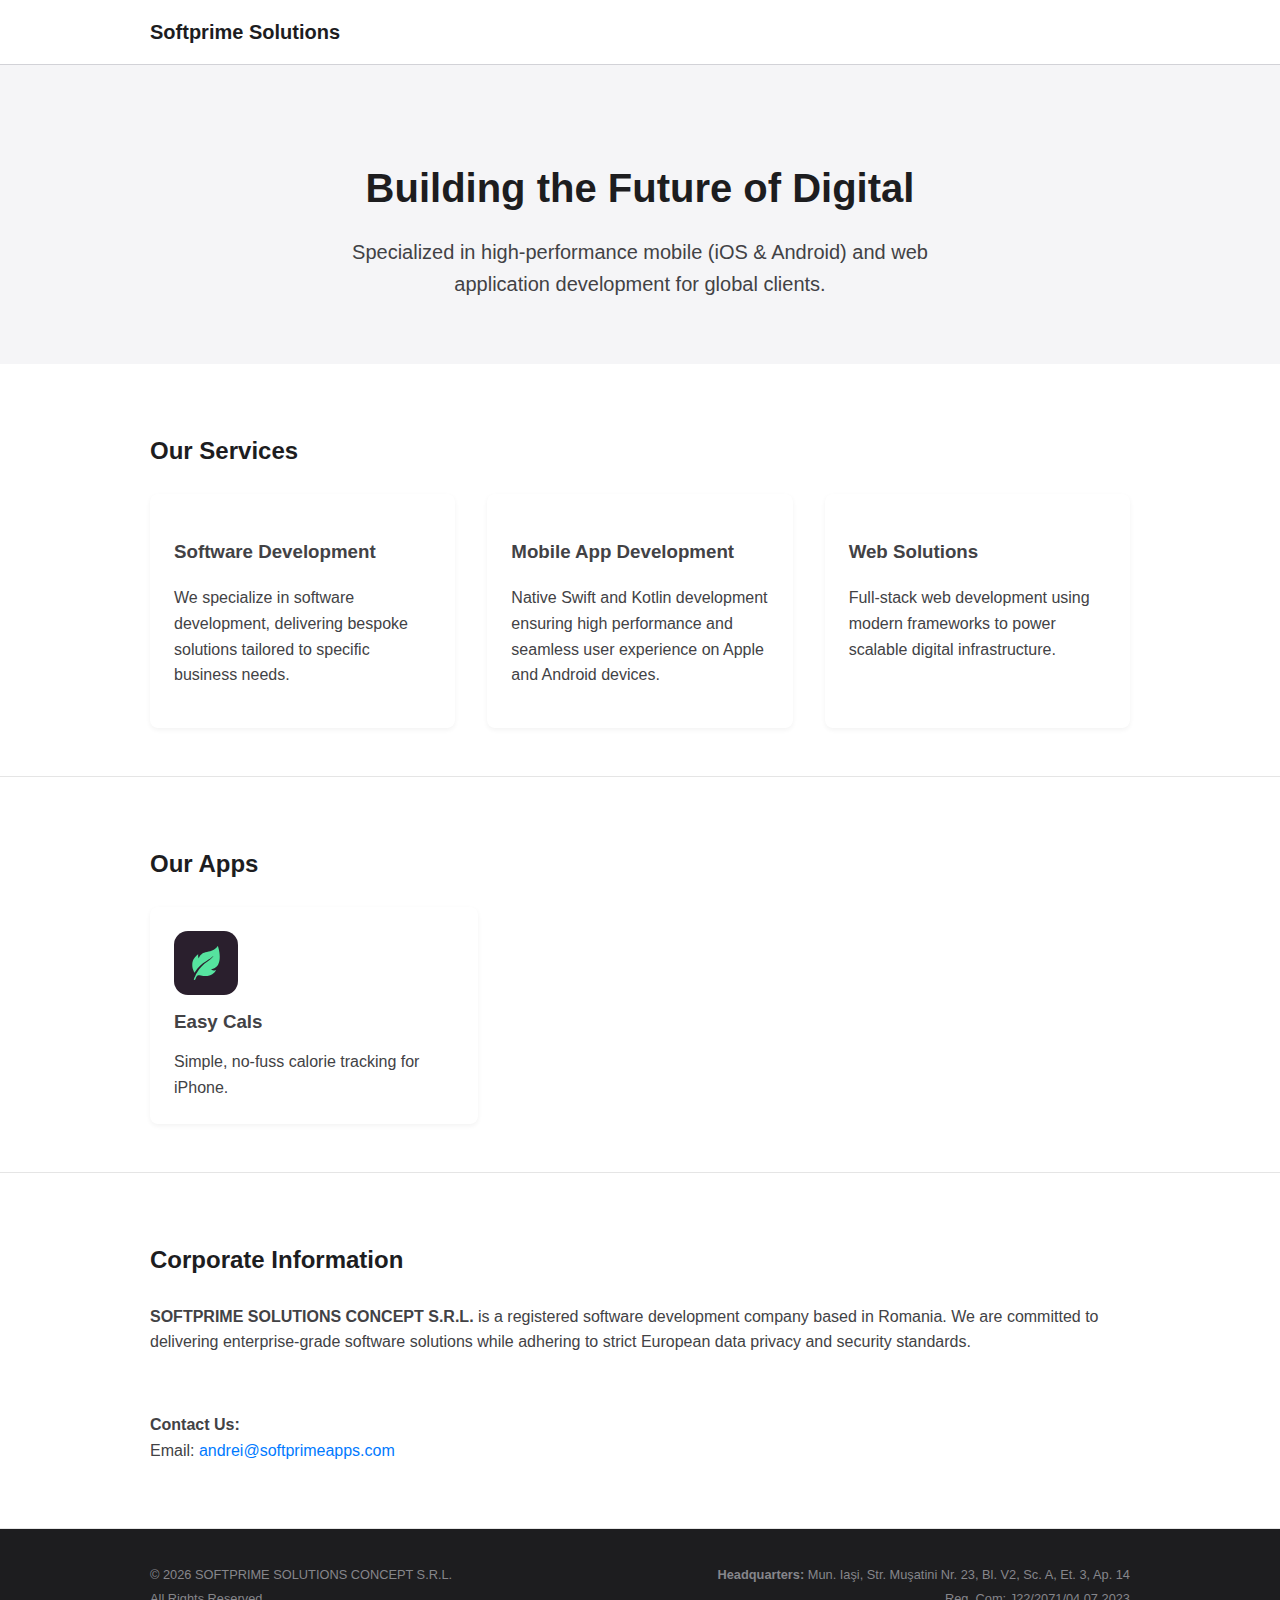
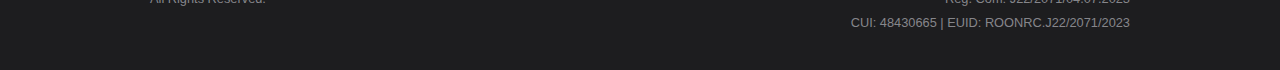
<file: index.html>
<!doctype html>
<html lang="en">
<head>
  <meta charset="utf-8" />
  <meta name="viewport" content="width=device-width, initial-scale=1" />
  <title>Softprime Solutions - Custom Software Development</title>
  <meta
    name="description"
    content="Professional mobile and web application development services by Softprime Solutions Concept S.R.L., based in Romania."
  />
  <link rel="stylesheet" href="styles.css" />
</head>
  <body>
    <header>
      <div class="container">
        <nav>
          <a href="#" class="logo">Softprime Solutions</a>
        </nav>
      </div>
    </header>

    <section class="hero">
      <div class="container">
        <h1>Building the Future of Digital</h1>
        <p>
          Specialized in high-performance mobile (iOS & Android) and web
          application development for global clients.
        </p>
      </div>
    </section>

    <section class="section">
      <div class="container">
        <h2>Our Services</h2>
        <div class="grid">
          <div class="card">
            <h3>Software Development</h3>
            <p>
              We specialize in software development, delivering
              bespoke solutions tailored to specific business needs.
            </p>
          </div>
          <div class="card">
            <h3>Mobile App Development</h3>
            <p>
              Native Swift and Kotlin development ensuring high performance and
              seamless user experience on Apple and Android devices.
            </p>
          </div>
          <div class="card">
            <h3>Web Solutions</h3>
            <p>
              Full-stack web development using modern frameworks to power scalable
              digital infrastructure.
            </p>
          </div>
        </div>
      </div>
    </section>

    <section class="section">
      <div class="container">
        <h2>Our Apps</h2>
        <div class="grid">
          <a href="/easy-cals/" class="app-card card">
            <img src="/assets/easy-cals/icon.svg" alt="Easy Cals icon" class="app-icon" />
            <h3>Easy Cals</h3>
            <p>Simple, no-fuss calorie tracking for iPhone.</p>
          </a>
        </div>
      </div>
    </section>

    <section class="section">
      <div class="container">
        <h2>Corporate Information</h2>
        <p>
          <strong>SOFTPRIME SOLUTIONS CONCEPT S.R.L.</strong> is a registered
          software development company based in Romania. We are committed to
          delivering enterprise-grade software solutions while adhering to strict
          European data privacy and security standards.
        </p>
        <br />
        <p>
          <strong>Contact Us:</strong><br />
          Email: <a href="mailto:andrei@softprimeapps.com">andrei@softprimeapps.com</a>
        </p>
      </div>
    </section>

    <footer></footer>
    <script src="/footer.js"></script>
  </body>
</html>
</file>
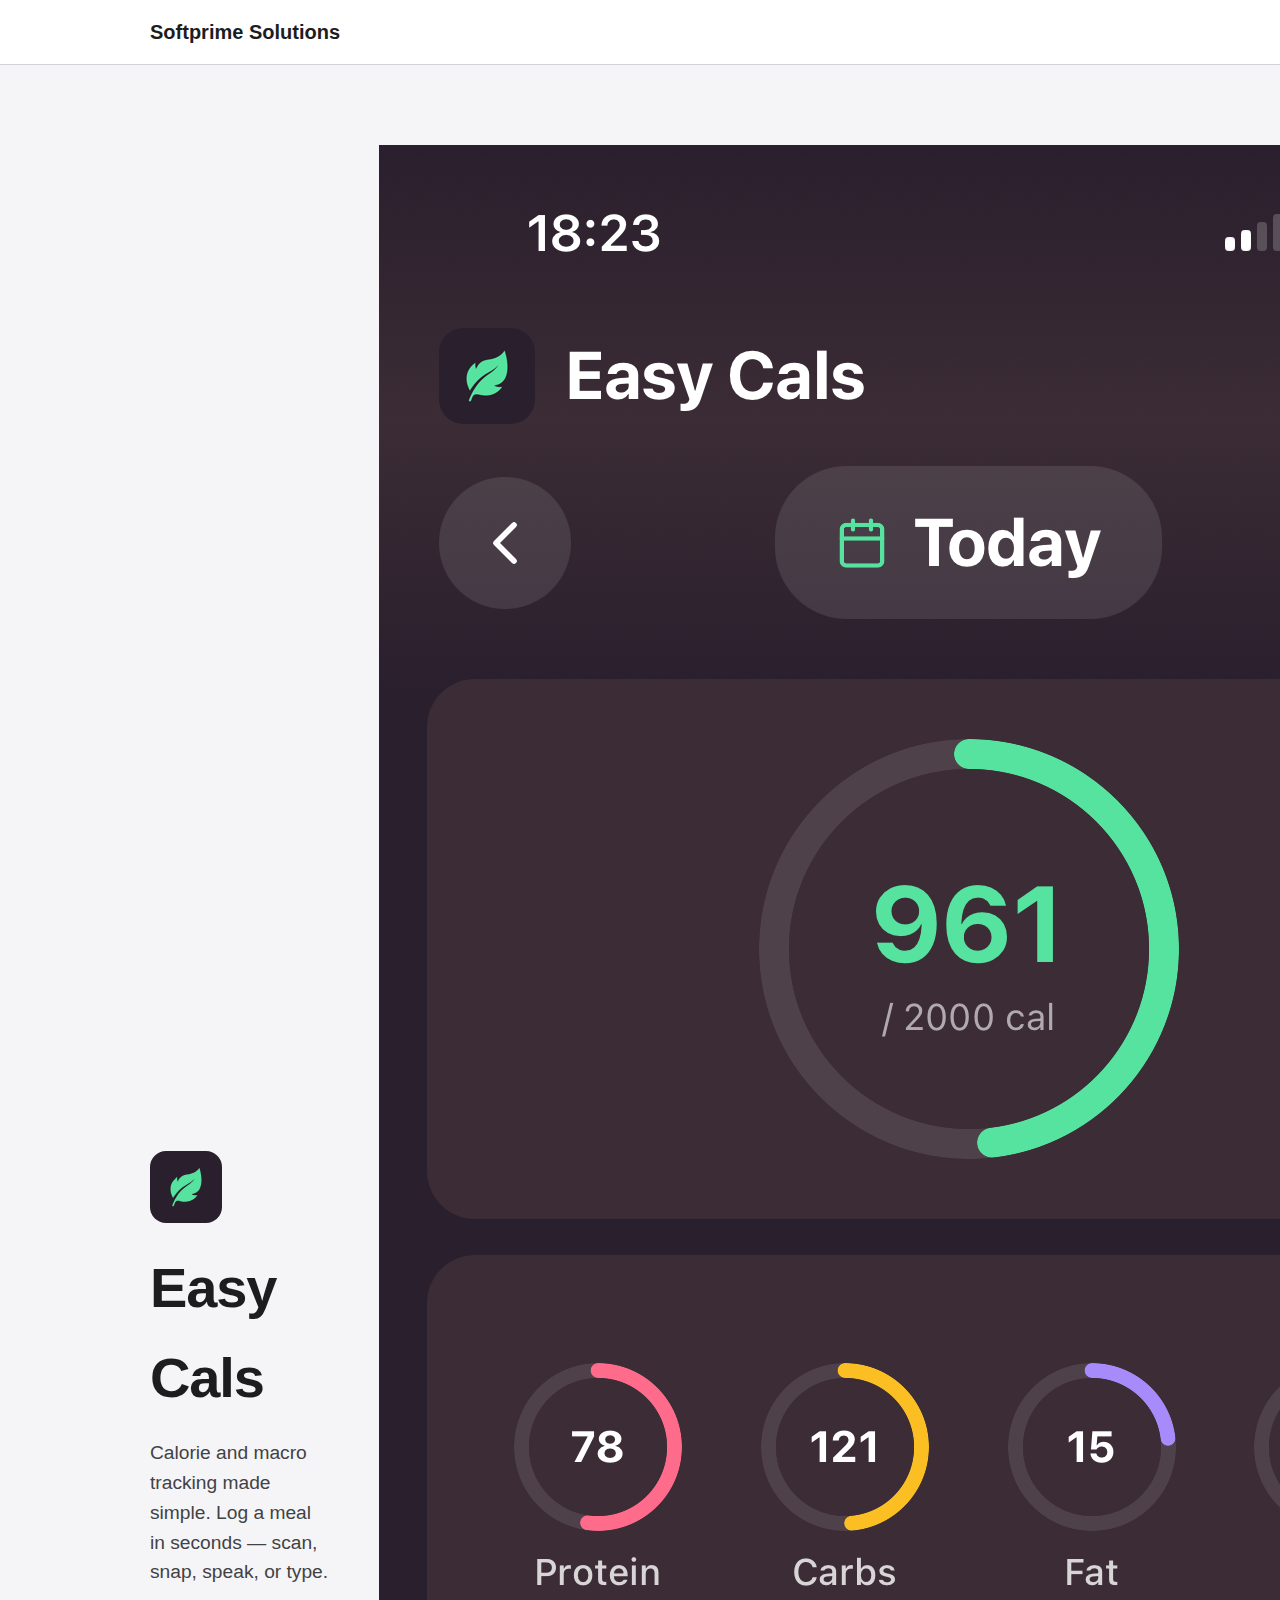
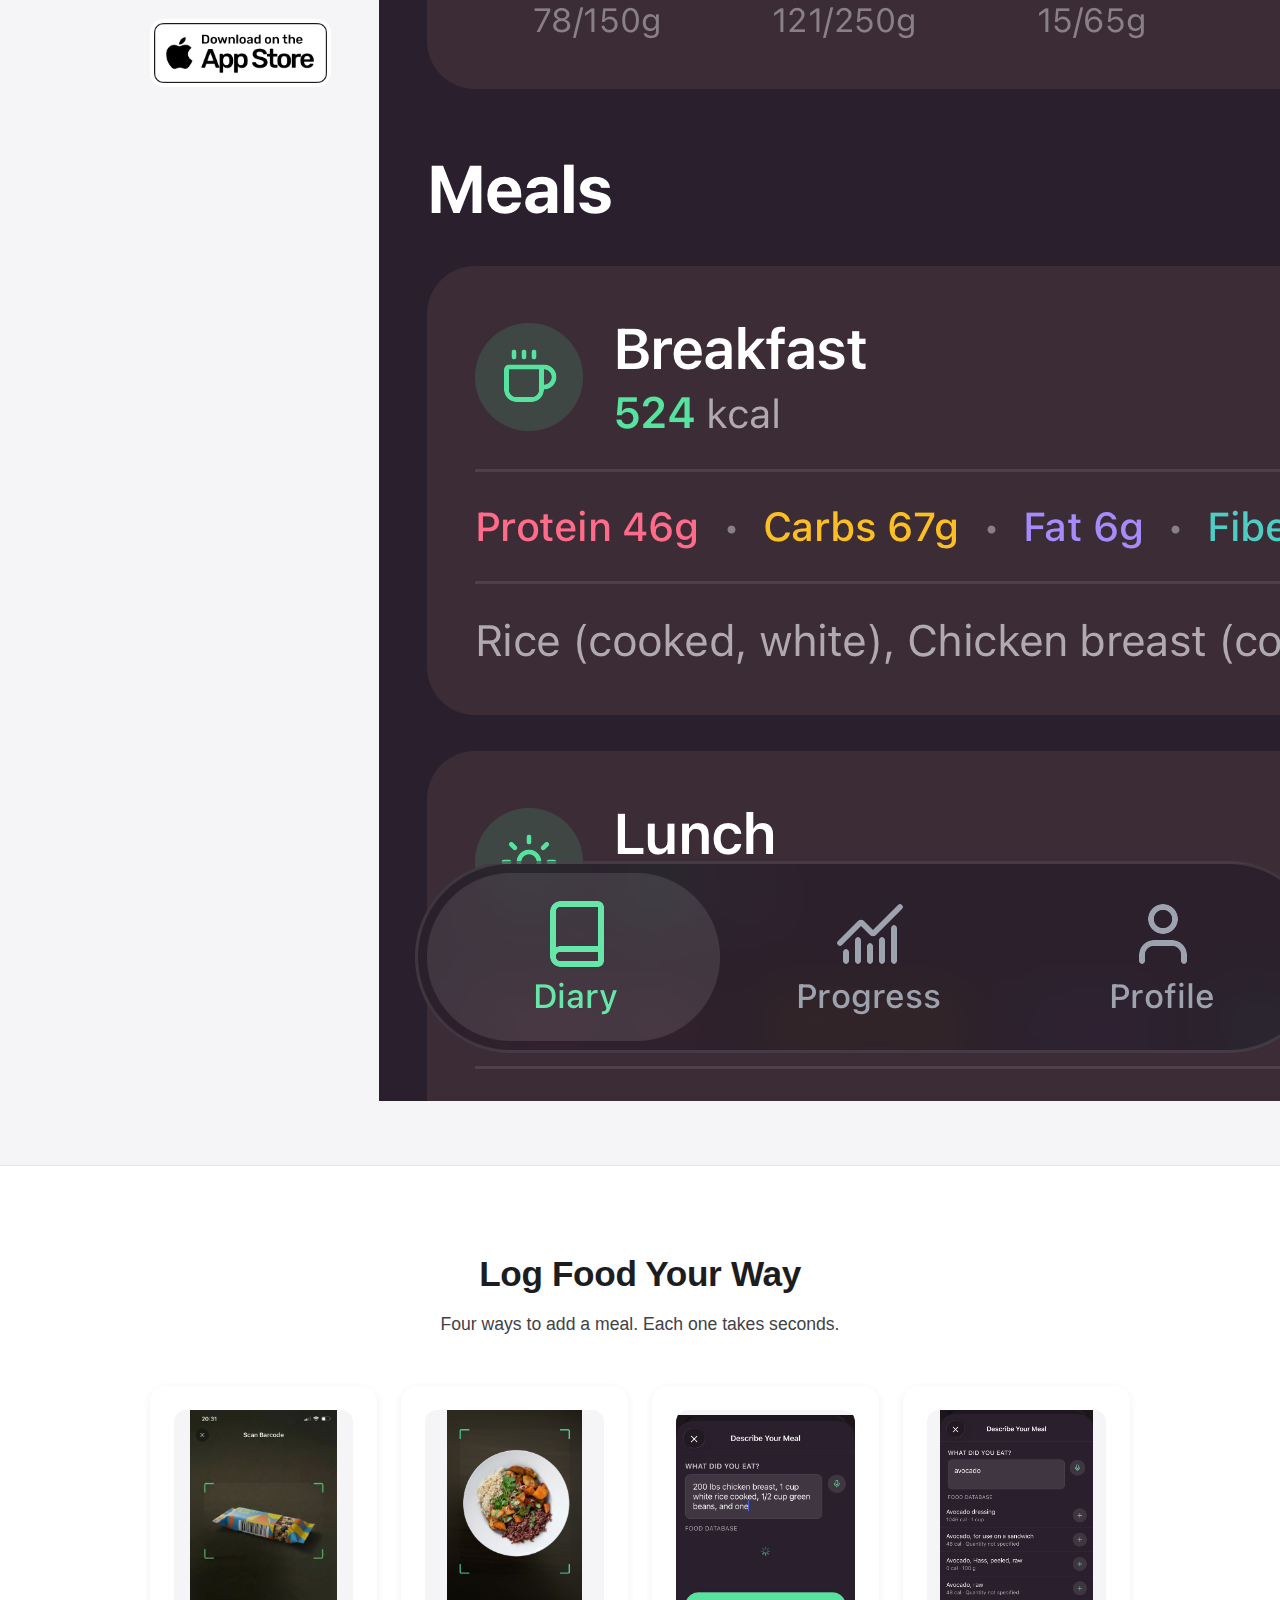
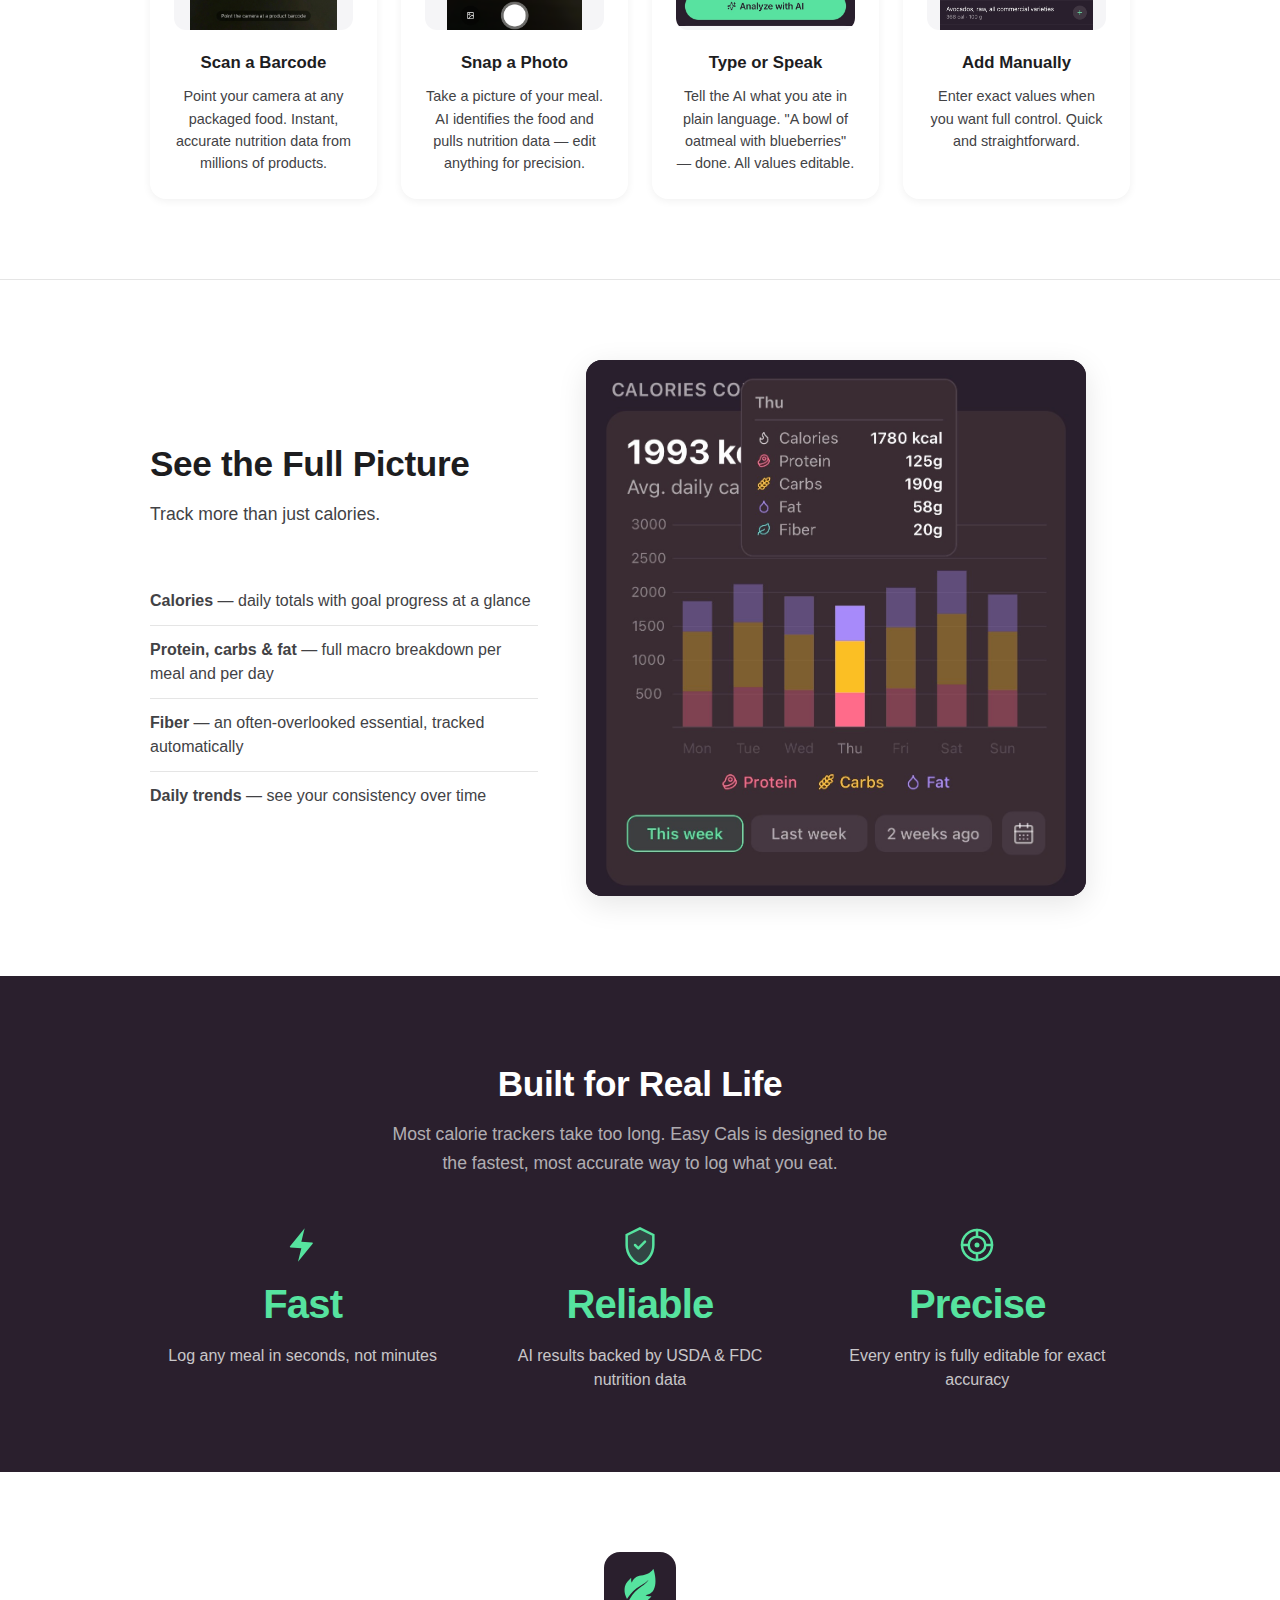
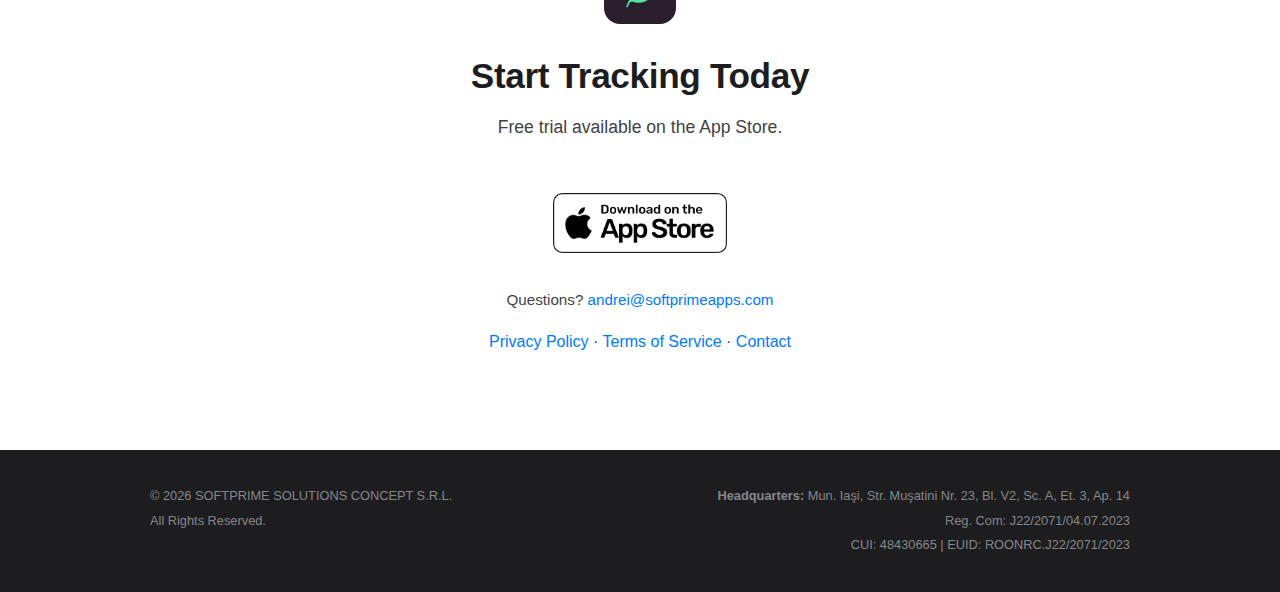
<file: easy-cals/index.html>
<!doctype html>
<html lang="en">
  <head>
    <meta charset="utf-8" />
    <meta name="viewport" content="width=device-width, initial-scale=1" />
    <title>Easy Cals - Simple Calorie Tracking</title>
    <meta
      name="description"
      content="Easy Cals is a simple, no-fuss calorie and macro tracking app for iPhone. Log meals in seconds with AI, barcode scanning, or a photo."
    />
    <link rel="stylesheet" href="../styles.css" />
  </head>
  <body>
    <header>
      <div class="container">
        <nav>
          <a href="../" class="logo">Softprime Solutions</a>
        </nav>
      </div>
    </header>

    <section class="ec-hero">
      <div class="container">
        <div class="ec-hero-grid">
          <div class="ec-hero-content">
            <img src="../assets/easy-cals/icon.svg" alt="Easy Cals app icon" class="ec-hero-icon" />
            <h1>Easy Cals</h1>
            <p class="ec-hero-tagline">Calorie and macro tracking made simple. Log a meal in seconds — scan, snap, speak, or type.</p>
            <a href="#download" class="ec-cta-button">
              <img src="../assets/ios-download-button.png" alt="Download on the App Store" />
            </a>
          </div>
          <div class="ec-hero-phone">
            <img src="../assets/easy-cals/diary-screen.png" alt="Easy Cals app showing daily calorie and macro tracking dashboard" class="ec-hero-screenshot" />
          </div>
        </div>
      </div>
    </section>

    <section class="ec-section">
      <div class="container">
        <h2 class="ec-section-title">Log Food Your Way</h2>
        <p class="ec-section-subtitle">Four ways to add a meal. Each one takes seconds.</p>
        <div class="ec-features-grid">
          <div class="ec-feature-card">
            <div class="ec-feature-icon-wrap">
              <img src="../assets/easy-cals/scan-barcode-screen.jpg" alt="Phone scanning a food product barcode" class="ec-feature-img" />
            </div>
            <h3>Scan a Barcode</h3>
            <p>Point your camera at any packaged food. Instant, accurate nutrition data from millions of products.</p>
          </div>
          <div class="ec-feature-card">
            <div class="ec-feature-icon-wrap">
              <img src="../assets/easy-cals/scan-image-screen-web.png" alt="Phone photographing a plate of food with AI recognition" class="ec-feature-img" />
            </div>
            <h3>Snap a Photo</h3>
            <p>Take a picture of your meal. AI identifies the food and pulls nutrition data — edit anything for precision.</p>
          </div>
          <div class="ec-feature-card">
            <div class="ec-feature-icon-wrap">
              <img src="../assets/easy-cals/describe-meal-screen-web.jpeg" alt="Voice and text input for logging food with AI" class="ec-feature-img" />
            </div>
            <h3>Type or Speak</h3>
            <p>Tell the AI what you ate in plain language. "A bowl of oatmeal with blueberries" — done. All values editable.</p>
          </div>
          <div class="ec-feature-card">
            <div class="ec-feature-icon-wrap">
              <img src="../assets/easy-cals/manual-search-web.jpeg" alt="Manual food entry form" class="ec-feature-img" />
            </div>
            <h3>Add Manually</h3>
            <p>Enter exact values when you want full control. Quick and straightforward.</p>
          </div>
        </div>
      </div>
    </section>

    <section class="ec-section">
      <div class="container">
        <div class="ec-tracking-grid">
          <div class="ec-tracking-content">
            <h2 class="ec-section-title">See the Full Picture</h2>
            <p class="ec-section-subtitle">Track more than just calories.</p>
            <ul class="ec-tracking-list">
              <li><strong>Calories</strong> &mdash; daily totals with goal progress at a glance</li>
              <li><strong>Protein, carbs &amp; fat</strong> &mdash; full macro breakdown per meal and per day</li>
              <li><strong>Fiber</strong> &mdash; an often-overlooked essential, tracked automatically</li>
              <li><strong>Daily trends</strong> &mdash; see your consistency over time</li>
            </ul>
          </div>
          <div class="ec-tracking-visual">
            <img src="../assets/easy-cals/progress-screen-web.jpeg" alt="Easy Cals tracking dashboard showing calorie ring, macro bars, and fiber intake" class="ec-tracking-img" />
          </div>
        </div>
      </div>
    </section>

    <section class="ec-section ec-why">
      <div class="container">
        <h2 class="ec-section-title">Built for Real Life</h2>
        <p class="ec-section-subtitle">Most calorie trackers take too long. Easy Cals is designed to be the fastest, most accurate way to log what you eat.</p>
        <div class="ec-why-grid">
          <div class="ec-why-item">
            <div class="ec-why-icon">
              <svg width="40" height="40" viewBox="0 0 24 24" fill="none" xmlns="http://www.w3.org/2000/svg" aria-hidden="true">
                <path d="M13 2L4.09 12.96a.5.5 0 0 0 .41.54L11 14l-2 8 8.91-10.96a.5.5 0 0 0-.41-.54L11 10l2-8z" fill="#56e39f"/>
              </svg>
            </div>
            <span class="ec-why-stat">Fast</span>
            <p>Log any meal in seconds, not minutes</p>
          </div>
          <div class="ec-why-item">
            <div class="ec-why-icon">
              <svg width="40" height="40" viewBox="0 0 24 24" fill="none" xmlns="http://www.w3.org/2000/svg" aria-hidden="true">
                <path d="M12 2L4 6v6c0 5.25 3.5 10.15 8 11.5 4.5-1.35 8-6.25 8-11.5V6l-8-4z" fill="#56e39f" opacity="0.2"/>
                <path d="M12 2L4 6v6c0 5.25 3.5 10.15 8 11.5 4.5-1.35 8-6.25 8-11.5V6l-8-4z" stroke="#56e39f" stroke-width="1.5"/>
                <path d="M9 12l2 2 4-4" stroke="#56e39f" stroke-width="1.5" stroke-linecap="round" stroke-linejoin="round"/>
              </svg>
            </div>
            <span class="ec-why-stat">Reliable</span>
            <p>AI results backed by USDA &amp; FDC nutrition data</p>
          </div>
          <div class="ec-why-item">
            <div class="ec-why-icon">
              <svg width="40" height="40" viewBox="0 0 24 24" fill="none" xmlns="http://www.w3.org/2000/svg" aria-hidden="true">
                <circle cx="12" cy="12" r="9" stroke="#56e39f" stroke-width="1.5"/>
                <circle cx="12" cy="12" r="5" stroke="#56e39f" stroke-width="1.5"/>
                <circle cx="12" cy="12" r="1.5" fill="#56e39f"/>
                <line x1="12" y1="3" x2="12" y2="7" stroke="#56e39f" stroke-width="1.5" stroke-linecap="round"/>
                <line x1="12" y1="17" x2="12" y2="21" stroke="#56e39f" stroke-width="1.5" stroke-linecap="round"/>
                <line x1="3" y1="12" x2="7" y2="12" stroke="#56e39f" stroke-width="1.5" stroke-linecap="round"/>
                <line x1="17" y1="12" x2="21" y2="12" stroke="#56e39f" stroke-width="1.5" stroke-linecap="round"/>
              </svg>
            </div>
            <span class="ec-why-stat">Precise</span>
            <p>Every entry is fully editable for exact accuracy</p>
          </div>
        </div>
      </div>
    </section>

    <section class="ec-section ec-download" id="download">
      <div class="container">
        <img src="../assets/easy-cals/icon.svg" alt="Easy Cals app icon" class="ec-download-icon" />
        <h2 class="ec-section-title">Start Tracking Today</h2>
        <p class="ec-section-subtitle">Free trial available on the App Store.</p>
        <a href="#" class="ec-cta-button">
          <img src="../assets/ios-download-button.png" alt="Download on the App Store" />
        </a>
        <p class="ec-contact">
          Questions? <a href="mailto:andrei@softprimeapps.com">andrei@softprimeapps.com</a>
        </p>
        <p class="ec-legal-links">
          <a href="/easy-cals/privacy-policy/">Privacy Policy</a>
          &middot;
          <a href="/easy-cals/terms-of-service/">Terms of Service</a>
          &middot;
          <a href="/easy-cals/contact/">Contact</a>
        </p>
      </div>
    </section>

    <footer></footer>
    <script src="/footer.js"></script>
  </body>
</html>
</file>
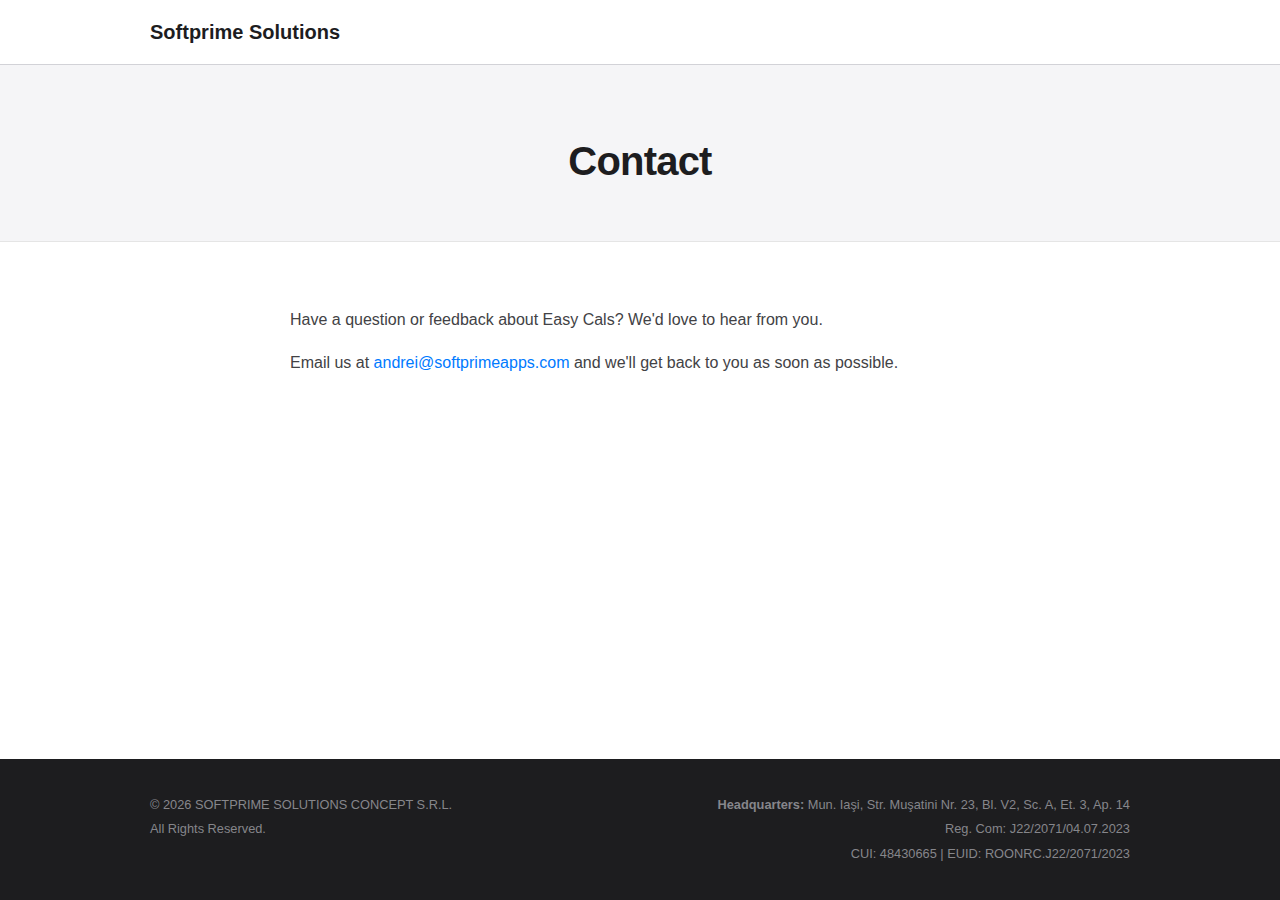
<file: easy-cals/contact/index.html>
<!doctype html>
<html lang="en">
  <head>
    <meta charset="utf-8" />
    <meta name="viewport" content="width=device-width, initial-scale=1" />
    <title>Easy Cals – Contact</title>
    <meta
      name="description"
      content="Get in touch with the Easy Cals team. Questions or feedback about the calorie tracking app? We'd love to hear from you."
    />
    <link rel="stylesheet" href="../../styles.css" />
    <style>
      body {
        display: flex;
        flex-direction: column;
        min-height: 100vh;
      }

      .tos-hero {
        background: var(--light);
        padding: 4rem 0 3rem;
        text-align: center;
        border-bottom: 1px solid #e5e5e5;
      }
      .tos-hero h1 {
        font-size: 2.5rem;
        font-weight: 700;
        color: var(--dark);
        letter-spacing: -0.02em;
        margin: 0;
      }

      .tos-body {
        padding: 4rem 0 5rem;
        background: #fff;
        flex: 1;
      }
      .tos-prose {
        max-width: 700px;
        margin: 0 auto;
        color: #424245;
        font-size: 1rem;
        line-height: 1.7;
      }
      .tos-prose p {
        margin: 0 0 1rem;
      }
      .tos-prose a {
        color: #007aff;
        text-decoration: none;
      }
      .tos-prose a:hover {
        text-decoration: underline;
      }
    </style>
  </head>
  <body>
    <header>
      <div class="container">
        <nav>
          <a href="../../" class="logo">Softprime Solutions</a>
        </nav>
      </div>
    </header>

    <section class="tos-hero">
      <div class="container">
        <h1>Contact</h1>
      </div>
    </section>

    <section class="tos-body">
      <div class="container">
        <div class="tos-prose">
          <p>Have a question or feedback about Easy Cals? We'd love to hear from you.</p>
          <p>Email us at <a href="mailto:andrei@softprimeapps.com">andrei@softprimeapps.com</a> and we'll get back to you as soon as possible.</p>
        </div>
      </div>
    </section>

    <footer></footer>
    <script src="/footer.js"></script>
  </body>
</html>
</file>
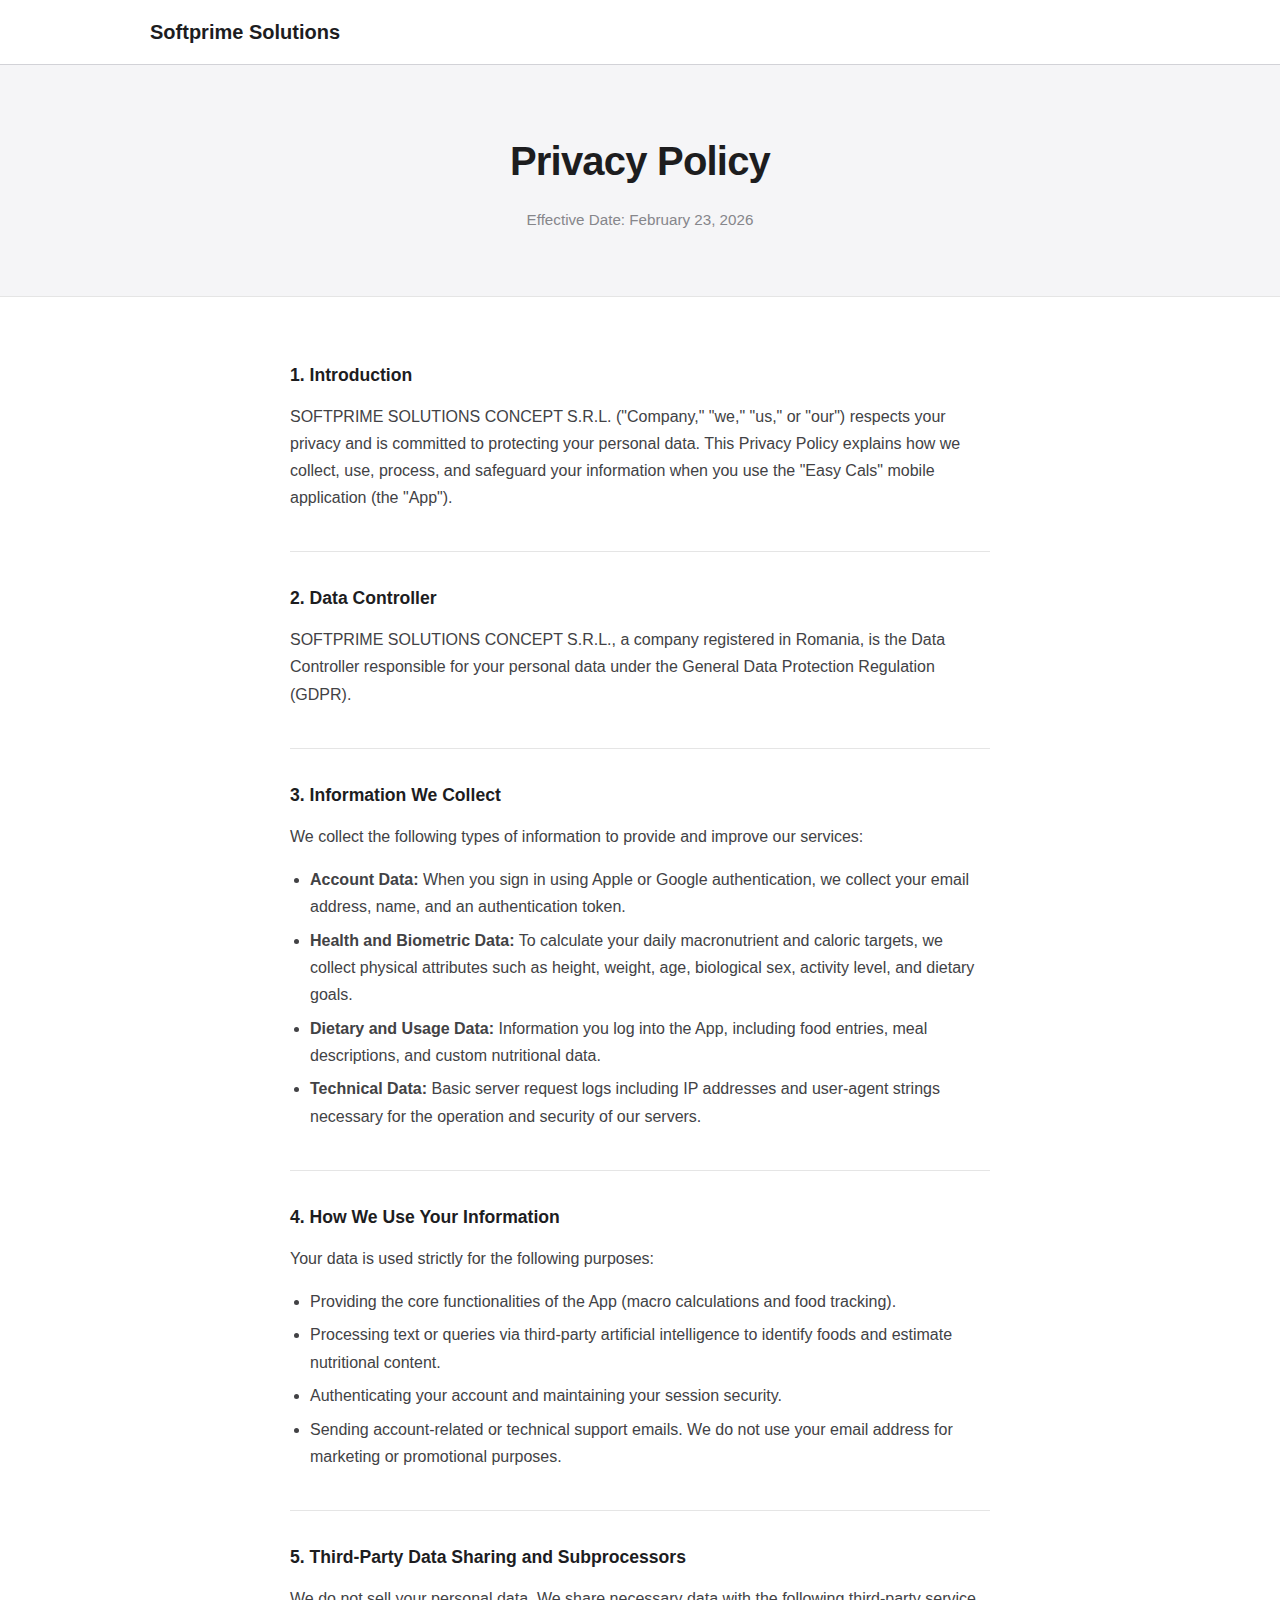
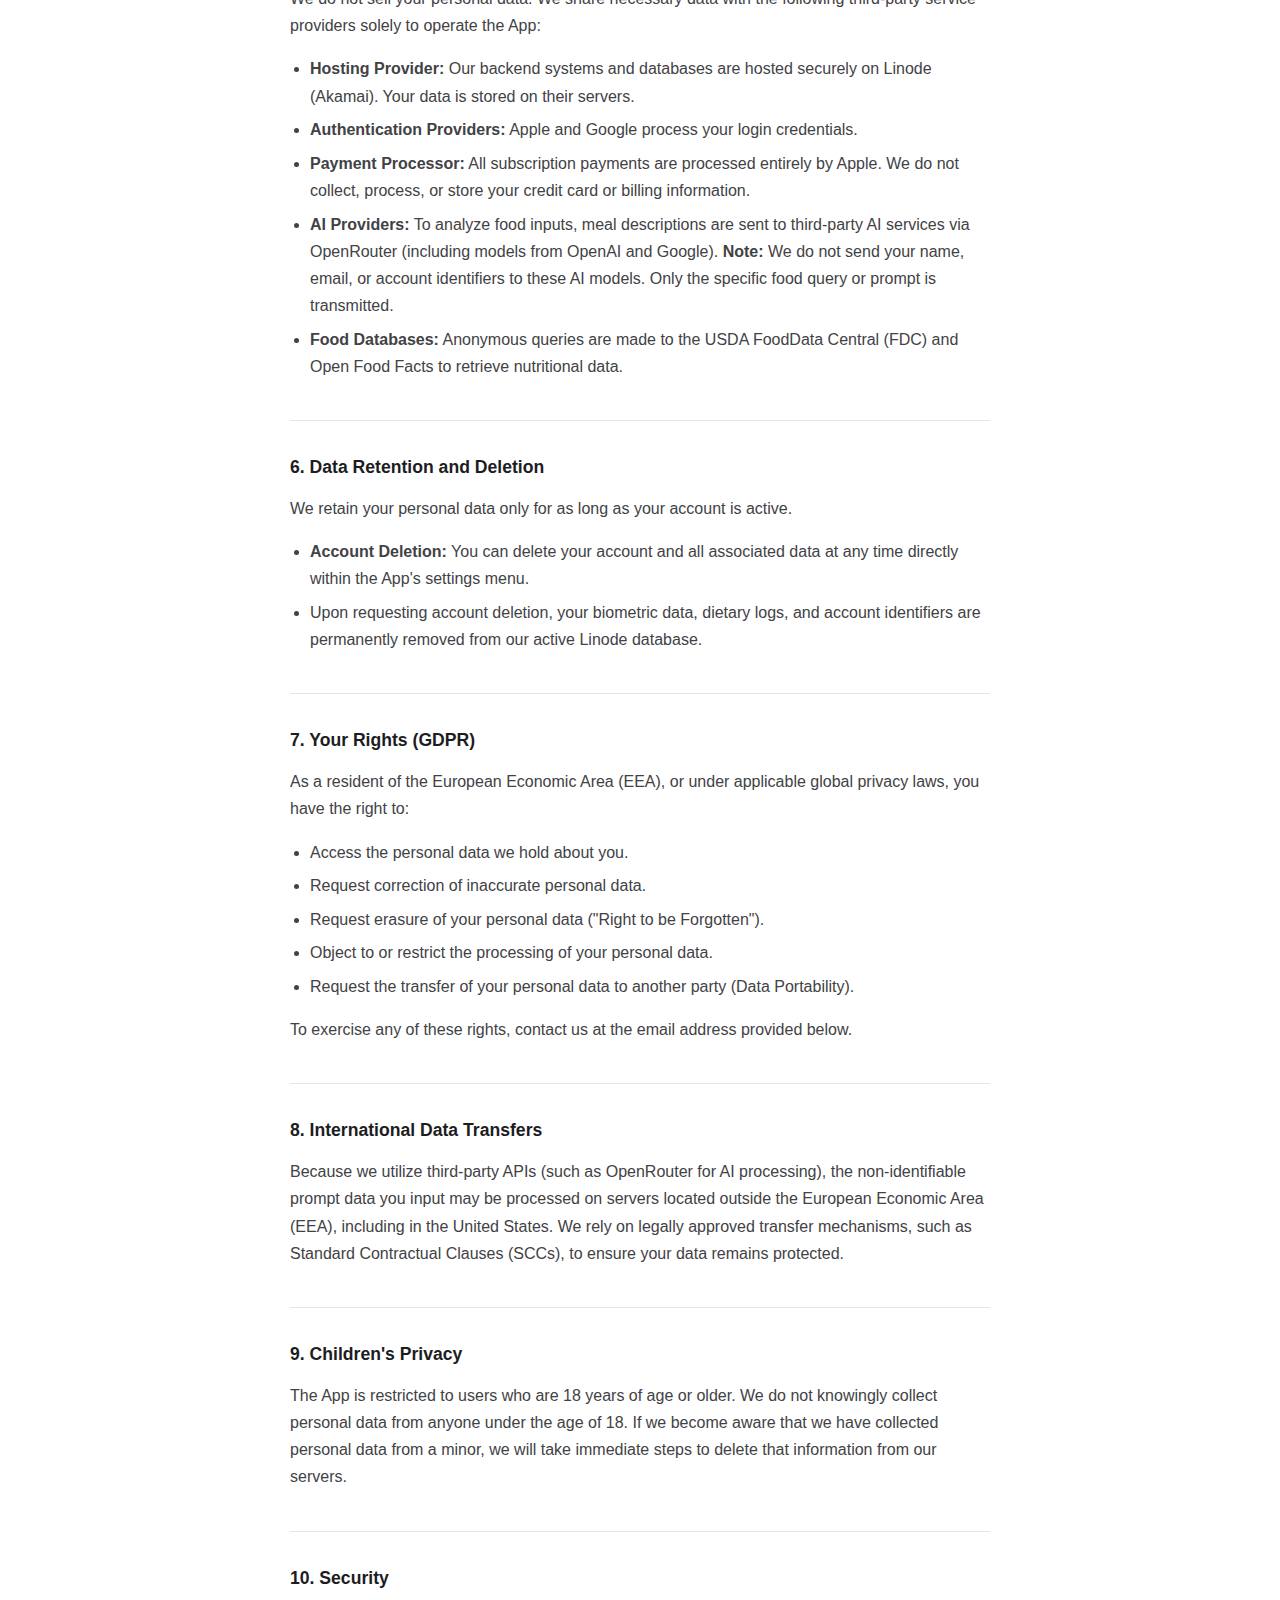
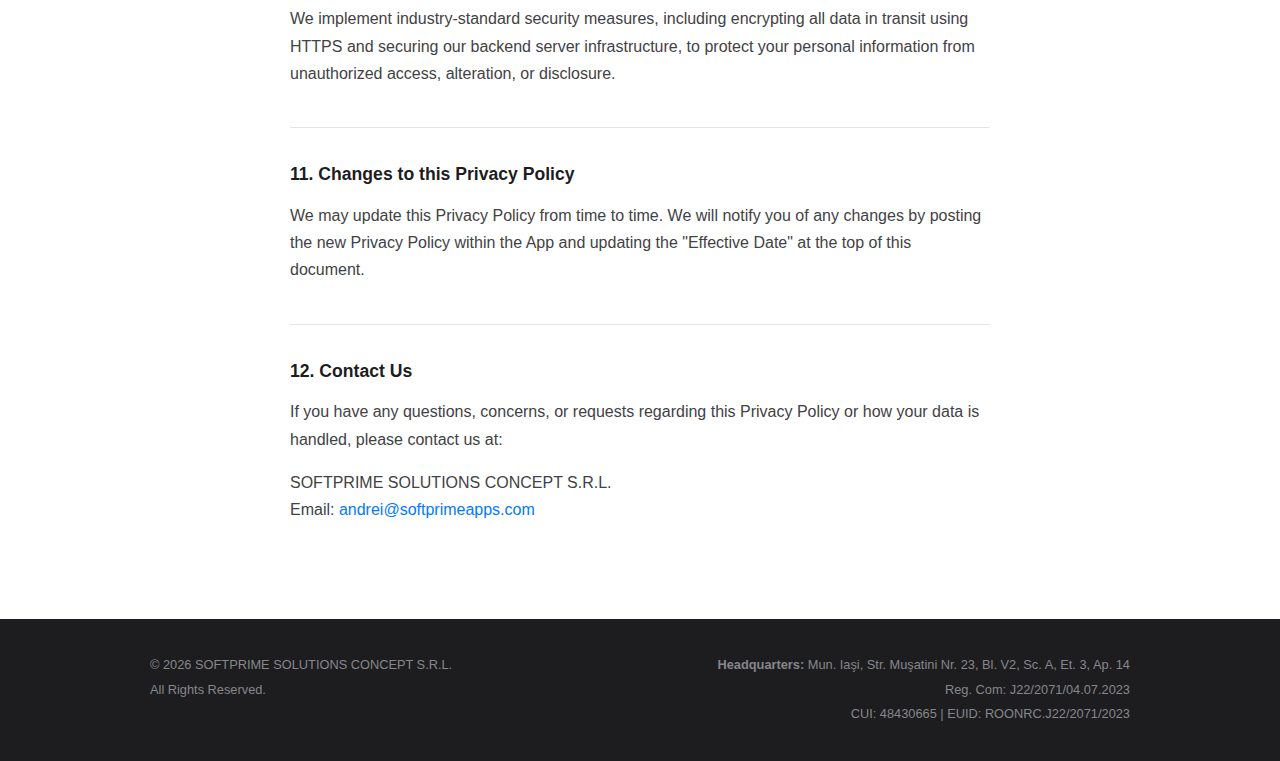
<file: easy-cals/privacy-policy/index.html>
<!doctype html>
<html lang="en">
  <head>
    <meta charset="utf-8" />
    <meta name="viewport" content="width=device-width, initial-scale=1" />
    <title>Easy Cals – Privacy Policy</title>
    <meta
      name="description"
      content="Privacy Policy for Easy Cals, a calorie and macro tracking app for iPhone by SOFTPRIME SOLUTIONS CONCEPT S.R.L. Covers GDPR rights, data collection, and data handling practices."
    />
    <link rel="stylesheet" href="../../styles.css" />
    <style>
      .tos-hero {
        background: var(--light);
        padding: 4rem 0 3rem;
        text-align: center;
        border-bottom: 1px solid #e5e5e5;
      }
      .tos-hero h1 {
        font-size: 2.5rem;
        font-weight: 700;
        color: var(--dark);
        letter-spacing: -0.02em;
        margin: 0 0 0.5rem;
      }
      .tos-hero .tos-effective {
        font-size: 0.95rem;
        color: #86868b;
      }

      .tos-body {
        padding: 4rem 0 5rem;
        background: #fff;
      }
      .tos-prose {
        max-width: 700px;
        margin: 0 auto;
        color: #424245;
        font-size: 1rem;
        line-height: 1.7;
      }
      .tos-prose h2 {
        font-size: 1.1rem;
        font-weight: 600;
        color: var(--dark);
        margin: 2.5rem 0 0.75rem;
        padding-top: 2rem;
        border-top: 1px solid #e5e5e5;
        letter-spacing: 0;
        text-align: left;
      }
      .tos-prose h2:first-of-type {
        margin-top: 0;
        padding-top: 0;
        border-top: none;
      }
      .tos-prose p {
        margin: 0 0 1rem;
      }
      .tos-prose ul {
        margin: 0 0 1rem 1.25rem;
        padding: 0;
      }
      .tos-prose ul li {
        margin-bottom: 0.4rem;
      }
      .tos-prose a {
        color: #007aff;
        text-decoration: none;
      }
      .tos-prose a:hover {
        text-decoration: underline;
      }
    </style>
  </head>
  <body>
    <header>
      <div class="container">
        <nav>
          <a href="../../" class="logo">Softprime Solutions</a>
        </nav>
      </div>
    </header>

    <section class="tos-hero">
      <div class="container">
        <h1>Privacy Policy</h1>
        <p class="tos-effective">Effective Date: February 23, 2026</p>
      </div>
    </section>

    <section class="tos-body">
      <div class="container">
        <div class="tos-prose">

          <h2>1. Introduction</h2>
          <p>SOFTPRIME SOLUTIONS CONCEPT S.R.L. ("Company," "we," "us," or "our") respects your privacy and is committed to protecting your personal data. This Privacy Policy explains how we collect, use, process, and safeguard your information when you use the "Easy Cals" mobile application (the "App").</p>

          <h2>2. Data Controller</h2>
          <p>SOFTPRIME SOLUTIONS CONCEPT S.R.L., a company registered in Romania, is the Data Controller responsible for your personal data under the General Data Protection Regulation (GDPR).</p>

          <h2>3. Information We Collect</h2>
          <p>We collect the following types of information to provide and improve our services:</p>
          <ul>
            <li><strong>Account Data:</strong> When you sign in using Apple or Google authentication, we collect your email address, name, and an authentication token.</li>
            <li><strong>Health and Biometric Data:</strong> To calculate your daily macronutrient and caloric targets, we collect physical attributes such as height, weight, age, biological sex, activity level, and dietary goals.</li>
            <li><strong>Dietary and Usage Data:</strong> Information you log into the App, including food entries, meal descriptions, and custom nutritional data.</li>
            <li><strong>Technical Data:</strong> Basic server request logs including IP addresses and user-agent strings necessary for the operation and security of our servers.</li>
          </ul>

          <h2>4. How We Use Your Information</h2>
          <p>Your data is used strictly for the following purposes:</p>
          <ul>
            <li>Providing the core functionalities of the App (macro calculations and food tracking).</li>
            <li>Processing text or queries via third-party artificial intelligence to identify foods and estimate nutritional content.</li>
            <li>Authenticating your account and maintaining your session security.</li>
            <li>Sending account-related or technical support emails. We do not use your email address for marketing or promotional purposes.</li>
          </ul>

          <h2>5. Third-Party Data Sharing and Subprocessors</h2>
          <p>We do not sell your personal data. We share necessary data with the following third-party service providers solely to operate the App:</p>
          <ul>
            <li><strong>Hosting Provider:</strong> Our backend systems and databases are hosted securely on Linode (Akamai). Your data is stored on their servers.</li>
            <li><strong>Authentication Providers:</strong> Apple and Google process your login credentials.</li>
            <li><strong>Payment Processor:</strong> All subscription payments are processed entirely by Apple. We do not collect, process, or store your credit card or billing information.</li>
            <li><strong>AI Providers:</strong> To analyze food inputs, meal descriptions are sent to third-party AI services via OpenRouter (including models from OpenAI and Google). <strong>Note:</strong> We do not send your name, email, or account identifiers to these AI models. Only the specific food query or prompt is transmitted.</li>
            <li><strong>Food Databases:</strong> Anonymous queries are made to the USDA FoodData Central (FDC) and Open Food Facts to retrieve nutritional data.</li>
          </ul>

          <h2>6. Data Retention and Deletion</h2>
          <p>We retain your personal data only for as long as your account is active.</p>
          <ul>
            <li><strong>Account Deletion:</strong> You can delete your account and all associated data at any time directly within the App's settings menu.</li>
            <li>Upon requesting account deletion, your biometric data, dietary logs, and account identifiers are permanently removed from our active Linode database.</li>
          </ul>

          <h2>7. Your Rights (GDPR)</h2>
          <p>As a resident of the European Economic Area (EEA), or under applicable global privacy laws, you have the right to:</p>
          <ul>
            <li>Access the personal data we hold about you.</li>
            <li>Request correction of inaccurate personal data.</li>
            <li>Request erasure of your personal data ("Right to be Forgotten").</li>
            <li>Object to or restrict the processing of your personal data.</li>
            <li>Request the transfer of your personal data to another party (Data Portability).</li>
          </ul>
          <p>To exercise any of these rights, contact us at the email address provided below.</p>

          <h2>8. International Data Transfers</h2>
          <p>Because we utilize third-party APIs (such as OpenRouter for AI processing), the non-identifiable prompt data you input may be processed on servers located outside the European Economic Area (EEA), including in the United States. We rely on legally approved transfer mechanisms, such as Standard Contractual Clauses (SCCs), to ensure your data remains protected.</p>

          <h2>9. Children's Privacy</h2>
          <p>The App is restricted to users who are 18 years of age or older. We do not knowingly collect personal data from anyone under the age of 18. If we become aware that we have collected personal data from a minor, we will take immediate steps to delete that information from our servers.</p>

          <h2>10. Security</h2>
          <p>We implement industry-standard security measures, including encrypting all data in transit using HTTPS and securing our backend server infrastructure, to protect your personal information from unauthorized access, alteration, or disclosure.</p>

          <h2>11. Changes to this Privacy Policy</h2>
          <p>We may update this Privacy Policy from time to time. We will notify you of any changes by posting the new Privacy Policy within the App and updating the "Effective Date" at the top of this document.</p>

          <h2>12. Contact Us</h2>
          <p>If you have any questions, concerns, or requests regarding this Privacy Policy or how your data is handled, please contact us at:</p>
          <p>
            SOFTPRIME SOLUTIONS CONCEPT S.R.L.<br />
            Email: <a href="mailto:andrei@softprimeapps.com">andrei@softprimeapps.com</a>
          </p>

        </div>
      </div>
    </section>

    <footer></footer>
    <script src="/footer.js"></script>
  </body>
</html>
</file>
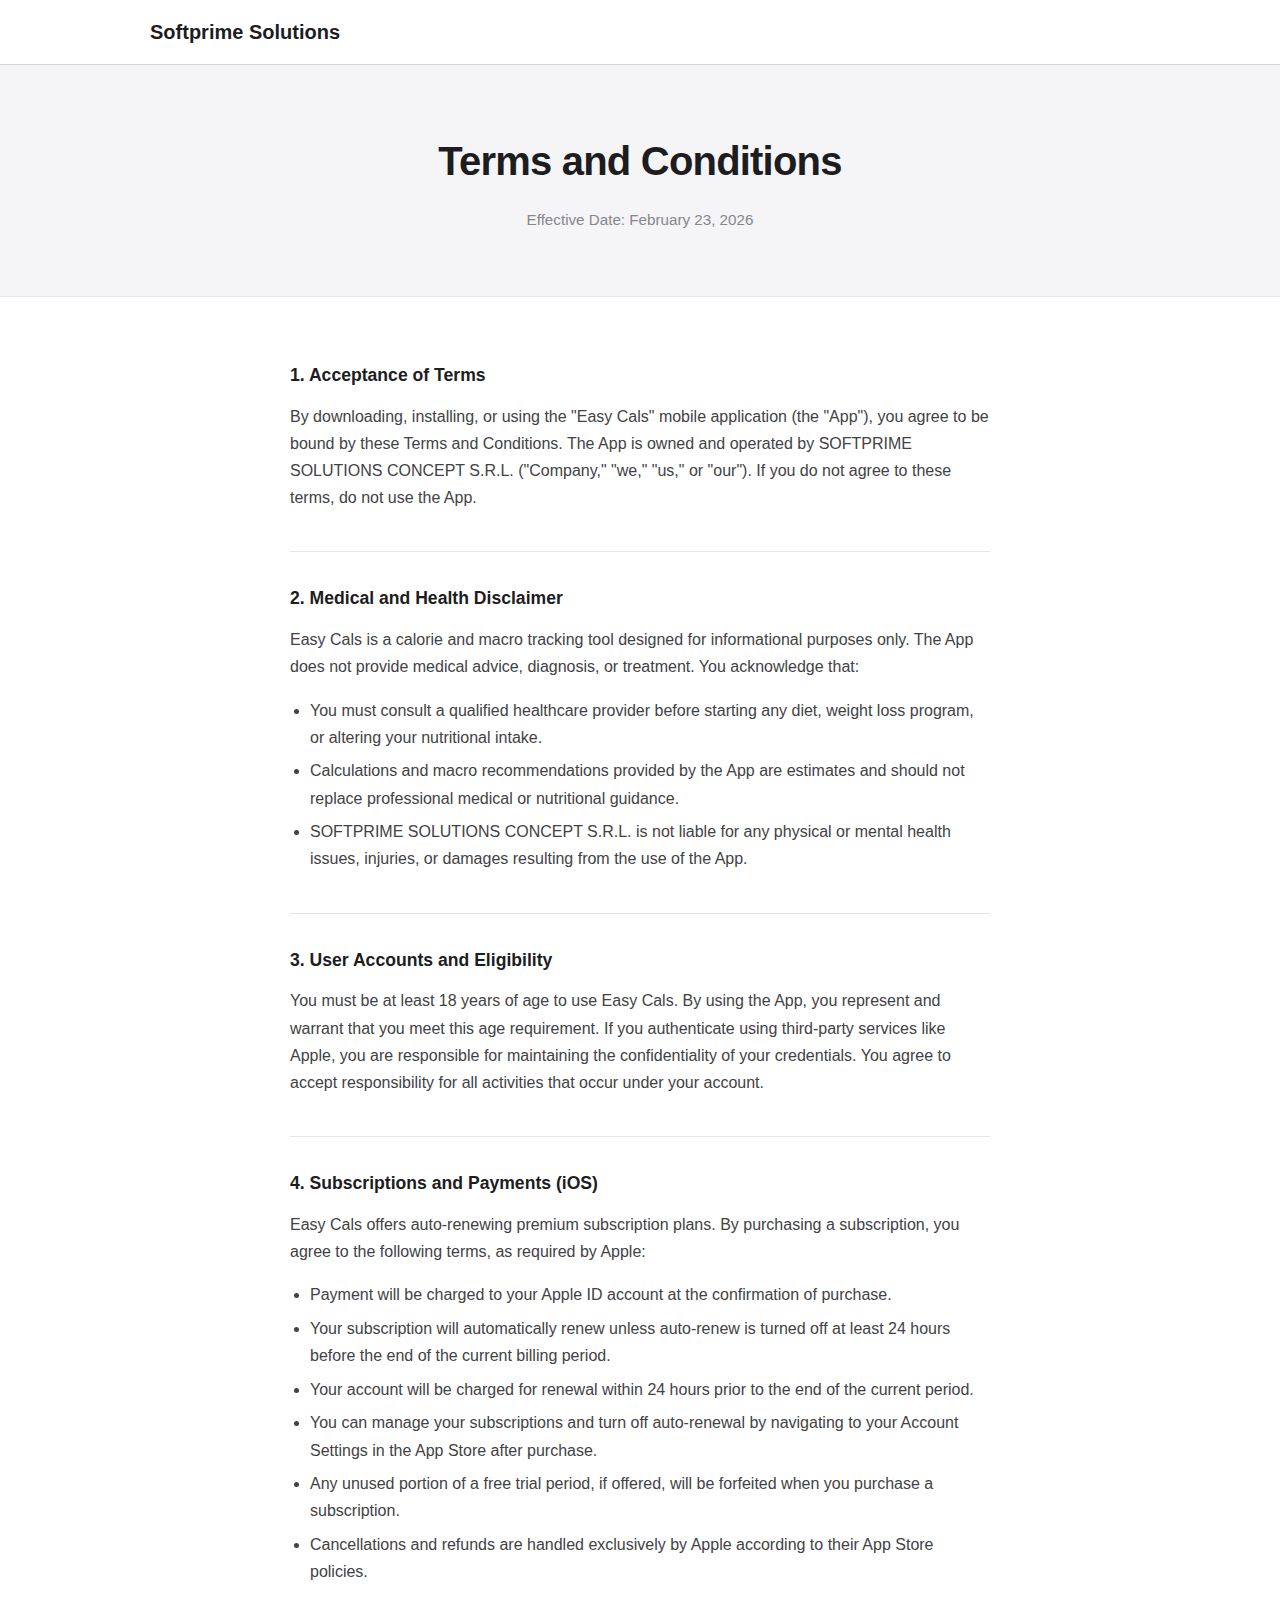
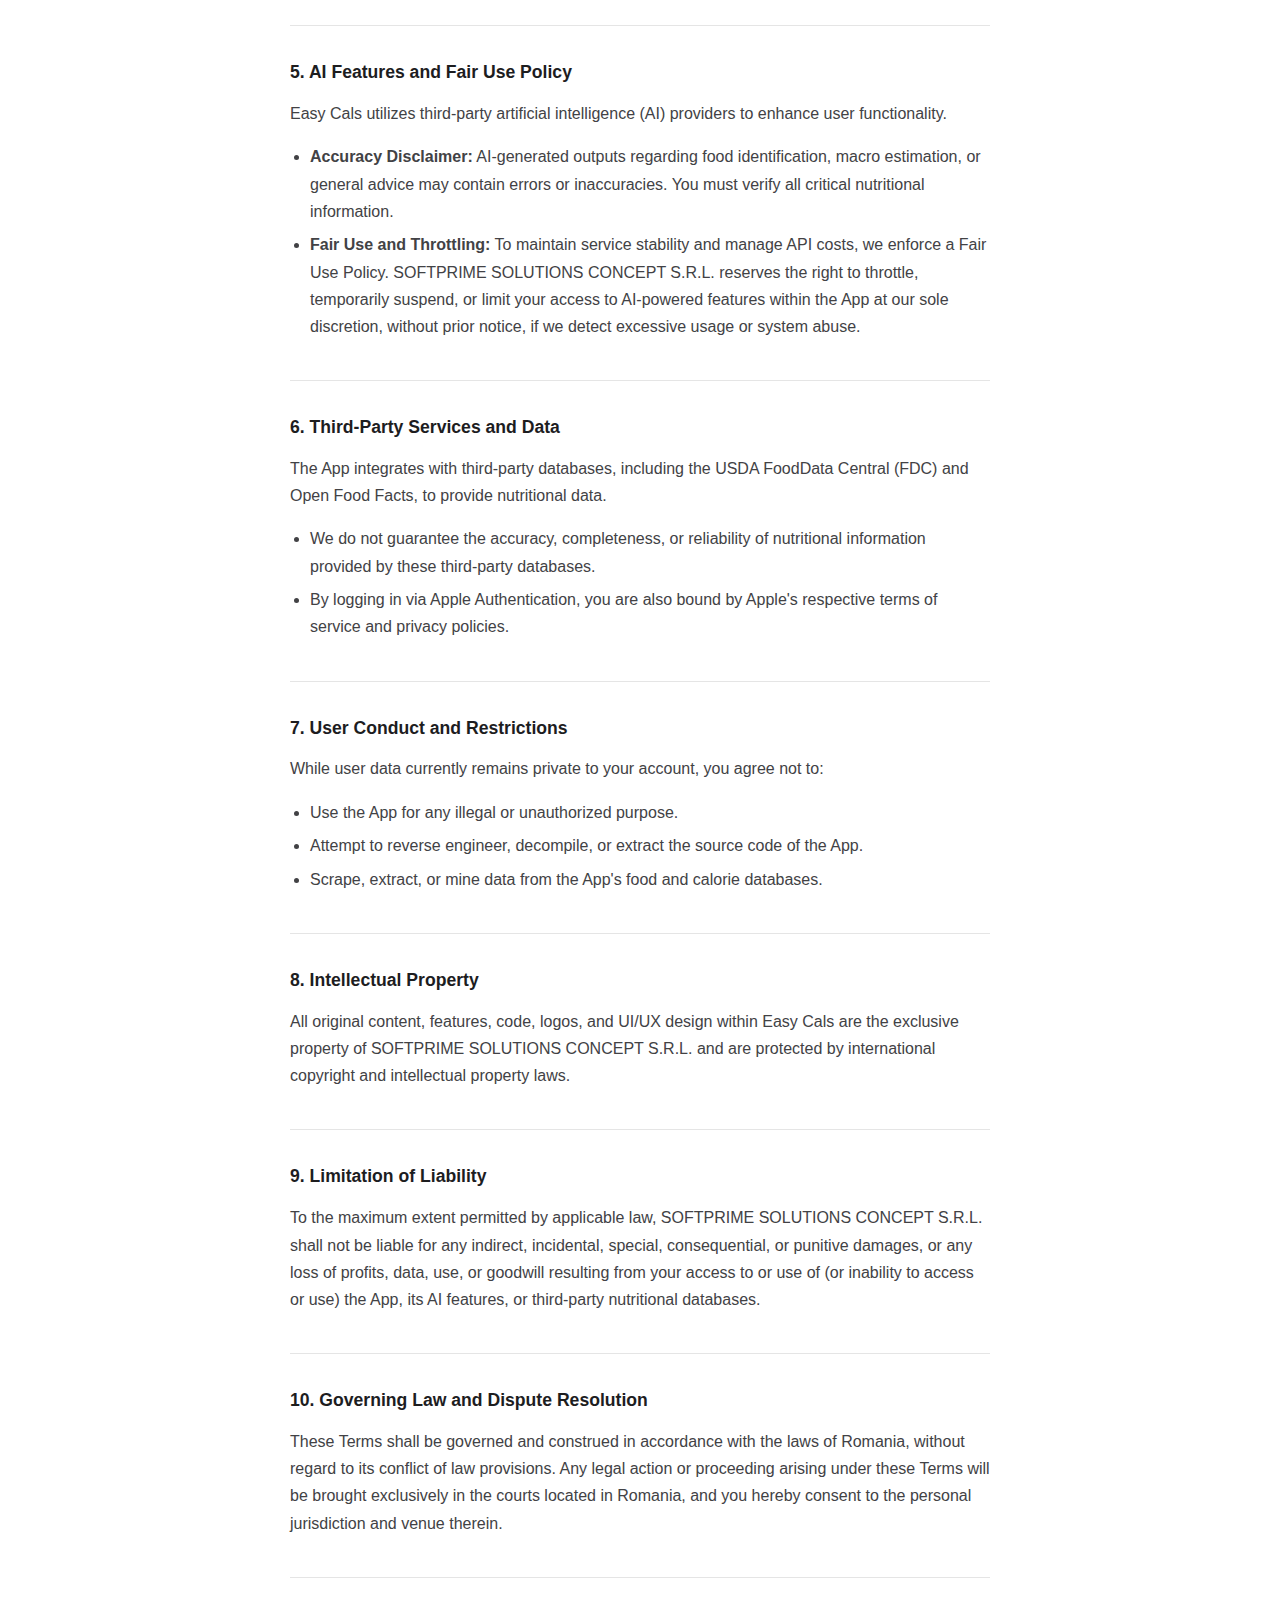
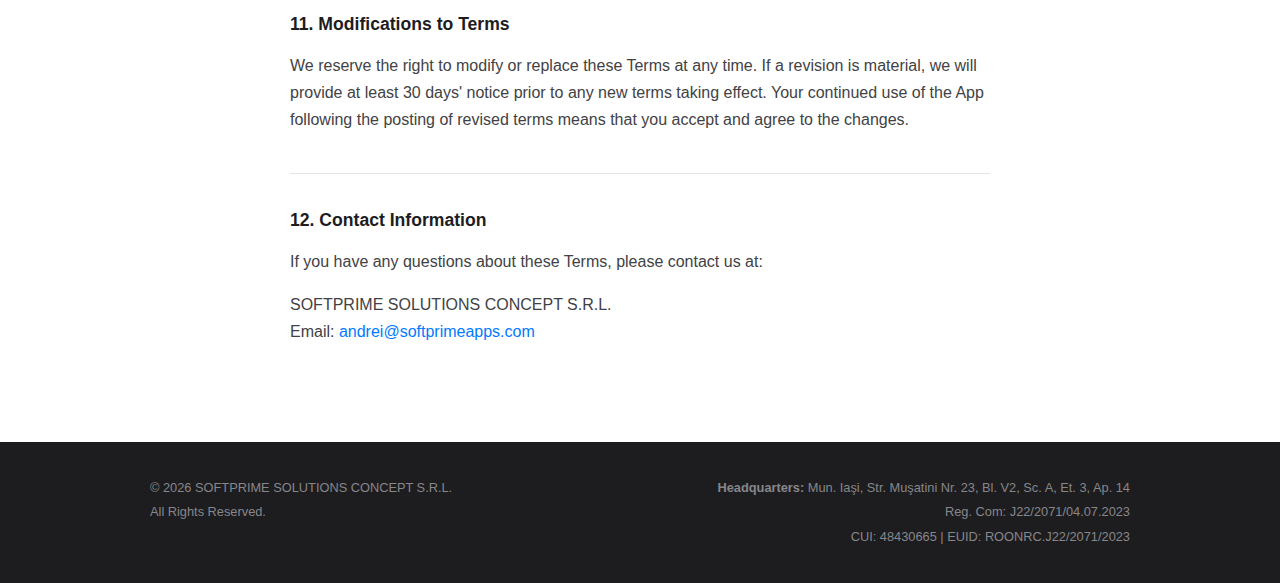
<file: easy-cals/terms-of-service/index.html>
<!doctype html>
<html lang="en">
  <head>
    <meta charset="utf-8" />
    <meta name="viewport" content="width=device-width, initial-scale=1" />
    <title>Easy Cals – Terms and Conditions</title>
    <meta
      name="description"
      content="Terms and Conditions for Easy Cals, a calorie and macro tracking app for iPhone by SOFTPRIME SOLUTIONS CONCEPT S.R.L."
    />
    <link rel="stylesheet" href="../../styles.css" />
    <style>
      .tos-hero {
        background: var(--light);
        padding: 4rem 0 3rem;
        text-align: center;
        border-bottom: 1px solid #e5e5e5;
      }
      .tos-hero h1 {
        font-size: 2.5rem;
        font-weight: 700;
        color: var(--dark);
        letter-spacing: -0.02em;
        margin: 0 0 0.5rem;
      }
      .tos-hero .tos-effective {
        font-size: 0.95rem;
        color: #86868b;
      }

      .tos-body {
        padding: 4rem 0 5rem;
        background: #fff;
      }
      .tos-prose {
        max-width: 700px;
        margin: 0 auto;
        color: #424245;
        font-size: 1rem;
        line-height: 1.7;
      }
      .tos-prose h2 {
        font-size: 1.1rem;
        font-weight: 600;
        color: var(--dark);
        margin: 2.5rem 0 0.75rem;
        padding-top: 2rem;
        border-top: 1px solid #e5e5e5;
        letter-spacing: 0;
        text-align: left;
      }
      .tos-prose h2:first-of-type {
        margin-top: 0;
        padding-top: 0;
        border-top: none;
      }
      .tos-prose p {
        margin: 0 0 1rem;
      }
      .tos-prose ul {
        margin: 0 0 1rem 1.25rem;
        padding: 0;
      }
      .tos-prose ul li {
        margin-bottom: 0.4rem;
      }
      .tos-prose a {
        color: #007aff;
        text-decoration: none;
      }
      .tos-prose a:hover {
        text-decoration: underline;
      }
    </style>
  </head>
  <body>
    <header>
      <div class="container">
        <nav>
          <a href="../../" class="logo">Softprime Solutions</a>
        </nav>
      </div>
    </header>

    <section class="tos-hero">
      <div class="container">
        <h1>Terms and Conditions</h1>
        <p class="tos-effective">Effective Date: February 23, 2026</p>
      </div>
    </section>

    <section class="tos-body">
      <div class="container">
        <div class="tos-prose">

          <h2>1. Acceptance of Terms</h2>
          <p>By downloading, installing, or using the "Easy Cals" mobile application (the "App"), you agree to be bound by these Terms and Conditions. The App is owned and operated by SOFTPRIME SOLUTIONS CONCEPT S.R.L. ("Company," "we," "us," or "our"). If you do not agree to these terms, do not use the App.</p>

          <h2>2. Medical and Health Disclaimer</h2>
          <p>Easy Cals is a calorie and macro tracking tool designed for informational purposes only. The App does not provide medical advice, diagnosis, or treatment. You acknowledge that:</p>
          <ul>
            <li>You must consult a qualified healthcare provider before starting any diet, weight loss program, or altering your nutritional intake.</li>
            <li>Calculations and macro recommendations provided by the App are estimates and should not replace professional medical or nutritional guidance.</li>
            <li>SOFTPRIME SOLUTIONS CONCEPT S.R.L. is not liable for any physical or mental health issues, injuries, or damages resulting from the use of the App.</li>
          </ul>

          <h2>3. User Accounts and Eligibility</h2>
          <p>You must be at least 18 years of age to use Easy Cals. By using the App, you represent and warrant that you meet this age requirement. If you authenticate using third-party services like Apple, you are responsible for maintaining the confidentiality of your credentials. You agree to accept responsibility for all activities that occur under your account.</p>

          <h2>4. Subscriptions and Payments (iOS)</h2>
          <p>Easy Cals offers auto-renewing premium subscription plans. By purchasing a subscription, you agree to the following terms, as required by Apple:</p>
          <ul>
            <li>Payment will be charged to your Apple ID account at the confirmation of purchase.</li>
            <li>Your subscription will automatically renew unless auto-renew is turned off at least 24 hours before the end of the current billing period.</li>
            <li>Your account will be charged for renewal within 24 hours prior to the end of the current period.</li>
            <li>You can manage your subscriptions and turn off auto-renewal by navigating to your Account Settings in the App Store after purchase.</li>
            <li>Any unused portion of a free trial period, if offered, will be forfeited when you purchase a subscription.</li>
            <li>Cancellations and refunds are handled exclusively by Apple according to their App Store policies.</li>
          </ul>

          <h2>5. AI Features and Fair Use Policy</h2>
          <p>Easy Cals utilizes third-party artificial intelligence (AI) providers to enhance user functionality.</p>
          <ul>
            <li><strong>Accuracy Disclaimer:</strong> AI-generated outputs regarding food identification, macro estimation, or general advice may contain errors or inaccuracies. You must verify all critical nutritional information.</li>
            <li><strong>Fair Use and Throttling:</strong> To maintain service stability and manage API costs, we enforce a Fair Use Policy. SOFTPRIME SOLUTIONS CONCEPT S.R.L. reserves the right to throttle, temporarily suspend, or limit your access to AI-powered features within the App at our sole discretion, without prior notice, if we detect excessive usage or system abuse.</li>
          </ul>

          <h2>6. Third-Party Services and Data</h2>
          <p>The App integrates with third-party databases, including the USDA FoodData Central (FDC) and Open Food Facts, to provide nutritional data.</p>
          <ul>
            <li>We do not guarantee the accuracy, completeness, or reliability of nutritional information provided by these third-party databases.</li>
            <li>By logging in via Apple Authentication, you are also bound by Apple's respective terms of service and privacy policies.</li>
          </ul>

          <h2>7. User Conduct and Restrictions</h2>
          <p>While user data currently remains private to your account, you agree not to:</p>
          <ul>
            <li>Use the App for any illegal or unauthorized purpose.</li>
            <li>Attempt to reverse engineer, decompile, or extract the source code of the App.</li>
            <li>Scrape, extract, or mine data from the App's food and calorie databases.</li>
          </ul>

          <h2>8. Intellectual Property</h2>
          <p>All original content, features, code, logos, and UI/UX design within Easy Cals are the exclusive property of SOFTPRIME SOLUTIONS CONCEPT S.R.L. and are protected by international copyright and intellectual property laws.</p>

          <h2>9. Limitation of Liability</h2>
          <p>To the maximum extent permitted by applicable law, SOFTPRIME SOLUTIONS CONCEPT S.R.L. shall not be liable for any indirect, incidental, special, consequential, or punitive damages, or any loss of profits, data, use, or goodwill resulting from your access to or use of (or inability to access or use) the App, its AI features, or third-party nutritional databases.</p>

          <h2>10. Governing Law and Dispute Resolution</h2>
          <p>These Terms shall be governed and construed in accordance with the laws of Romania, without regard to its conflict of law provisions. Any legal action or proceeding arising under these Terms will be brought exclusively in the courts located in Romania, and you hereby consent to the personal jurisdiction and venue therein.</p>

          <h2>11. Modifications to Terms</h2>
          <p>We reserve the right to modify or replace these Terms at any time. If a revision is material, we will provide at least 30 days' notice prior to any new terms taking effect. Your continued use of the App following the posting of revised terms means that you accept and agree to the changes.</p>

          <h2>12. Contact Information</h2>
          <p>If you have any questions about these Terms, please contact us at:</p>
          <p>
            SOFTPRIME SOLUTIONS CONCEPT S.R.L.<br />
            Email: <a href="mailto:andrei@softprimeapps.com">andrei@softprimeapps.com</a>
          </p>

        </div>
      </div>
    </section>

    <footer></footer>
    <script src="/footer.js"></script>
  </body>
</html>
</file>
<file: styles.css>
:root {
  --primary: #007aff;
  --dark: #1d1d1f;
  --light: #f5f5f7;
  --text: #424245;
}

body {
  font-family: -apple-system, BlinkMacSystemFont, "Segoe UI", Roboto, Helvetica,
    Arial, sans-serif;
  line-height: 1.6;
  color: var(--text);
  margin: 0;
  padding: 0;
}

header {
  background: #fff;
  border-bottom: 1px solid #d2d2d7;
  padding: 1rem 0;
}

.container {
  max-width: 980px;
  margin: 0 auto;
  padding: 0 20px;
}

nav {
  display: flex;
  justify-content: space-between;
  align-items: center;
}

.logo {
  font-weight: 700;
  font-size: 1.25rem;
  color: var(--dark);
  text-decoration: none;
}

.hero {
  background: var(--light);
  padding: 4rem 0;
  text-align: center;
}

.hero h1 {
  font-size: 2.5rem;
  color: var(--dark);
  margin-bottom: 1rem;
}

.hero p {
  font-size: 1.25rem;
  max-width: 600px;
  margin: 0 auto;
}

.section {
  padding: 3rem 0;
  border-bottom: 1px solid #e5e5e5;
}

h2 {
  color: var(--dark);
  margin-bottom: 1.5rem;
}

.grid {
  display: grid;
  grid-template-columns: repeat(auto-fit, minmax(250px, 1fr));
  gap: 2rem;
}

.card {
  background: #fff;
  padding: 1.5rem;
  border-radius: 8px;
  box-shadow: 0 2px 5px rgba(0, 0, 0, 0.05);
}

footer {
  background: var(--dark);
  color: #86868b;
  padding: 2rem 0;
  font-size: 0.8rem;
}

.footer-content {
  display: flex;
  flex-direction: column;
  gap: 1.5rem;
}

@media (min-width: 768px) {
  .footer-content {
    flex-direction: row;
    justify-content: space-between;
    text-align: left;
  }
  .legal-details {
    text-align: right;
  }
}

.legal-info p {
  margin: 0.25rem 0;
}

.app-card {
  display: flex;
  flex-direction: column;
  align-items: flex-start;
  gap: 0.75rem;
  color: var(--text);
  text-decoration: none;
  max-width: 280px;
}

.app-card:hover {
  text-decoration: none;
  box-shadow: 0 4px 12px rgba(0, 0, 0, 0.1);
}

.app-card h3 {
  margin: 0;
}

.app-card p {
  margin: 0;
}

.app-icon {
  width: 64px;
  height: 64px;
  border-radius: 14px;
}

a {
  color: var(--primary);
  text-decoration: none;
}

a:hover {
  text-decoration: underline;
}

/* ─── Easy Cals page styles ─────────────────────────────────────────────────── */

:root {
  --ec-brand-dark: #2a1f2d;
  --ec-brand-green: #56e39f;
}

.ec-header-download img {
  height: 32px;
  display: block;
  transition: opacity 0.2s ease;
}

.ec-header-download:hover {
  text-decoration: none;
}

.ec-header-download:hover img {
  opacity: 0.75;
}

/* Hero */
.ec-hero {
  background: var(--light);
  padding: 5rem 0 4rem;
  overflow: hidden;
}

.ec-hero-grid {
  display: grid;
  grid-template-columns: 1fr 1fr;
  gap: 3rem;
  align-items: center;
}

.ec-hero-content {
  text-align: left;
}

.ec-hero-icon {
  width: 72px;
  height: 72px;
  border-radius: 16px;
  margin-bottom: 1.25rem;
  display: block;
}

.ec-hero h1 {
  font-size: 3.5rem;
  font-weight: 700;
  color: var(--dark);
  margin: 0 0 1rem 0;
  letter-spacing: -0.02em;
}

.ec-hero-tagline {
  font-size: 1.2rem;
  line-height: 1.55;
  color: var(--text);
  margin: 0 0 2rem 0;
  max-width: 420px;
}

.ec-cta-button {
  display: inline-block;
  background: #fff;
  border-radius: 14px;
  padding: 4px;
}

.ec-cta-button img {
  height: 60px;
  display: block;
  transition: opacity 0.2s ease;
}

.ec-cta-button:hover {
  text-decoration: none;
}

.ec-cta-button:hover img {
  opacity: 0.8;
}

/* Phone mockup */
.ec-hero-phone {
  display: flex;
  justify-content: center;
}

.ec-phone-frame {
  width: 260px;
  height: 530px;
  background: #111;
  border-radius: 44px;
  padding: 14px;
  position: relative;
  box-shadow: 0 30px 80px rgba(0, 0, 0, 0.2), 0 0 0 2px #2a2a2a;
}

.ec-phone-notch {
  width: 110px;
  height: 26px;
  background: #111;
  border-radius: 0 0 18px 18px;
  position: absolute;
  top: 0;
  left: 50%;
  transform: translateX(-50%);
  z-index: 2;
}

.ec-phone-screen {
  width: 100%;
  height: 100%;
  background: var(--ec-brand-dark);
  border-radius: 32px;
  overflow: hidden;
  display: flex;
  align-items: center;
  justify-content: center;
}

.ec-phone-screenshot {
  width: 100%;
  height: 100%;
  object-fit: cover;
  display: block;
}

.ec-phone-home-bar {
  width: 90px;
  height: 4px;
  background: #444;
  border-radius: 2px;
  position: absolute;
  bottom: 10px;
  left: 50%;
  transform: translateX(-50%);
}

/* Sections */
.ec-section {
  padding: 5rem 0;
  border-top: 1px solid #e5e5e5;
}

.ec-section-title {
  font-size: 2.2rem;
  font-weight: 700;
  color: var(--dark);
  margin: 0 0 0.5rem 0;
  text-align: center;
  letter-spacing: -0.01em;
}

.ec-section-subtitle {
  font-size: 1.1rem;
  color: var(--text);
  text-align: center;
  margin: 0 0 3rem 0;
}

/* Feature cards */
.ec-features-grid {
  display: grid;
  grid-template-columns: repeat(4, 1fr);
  gap: 1.5rem;
}

.ec-feature-card {
  background: #fff;
  border-radius: 16px;
  padding: 1.5rem;
  text-align: center;
  box-shadow: 0 2px 8px rgba(0, 0, 0, 0.06);
  transition: transform 0.2s ease, box-shadow 0.2s ease;
}

.ec-feature-card:hover {
  transform: translateY(-4px);
  box-shadow: 0 10px 28px rgba(0, 0, 0, 0.1);
}

.ec-feature-icon-wrap {
  width: 100%;
  height: 220px;
  background: var(--light);
  border-radius: 12px;
  margin-bottom: 1.25rem;
  overflow: hidden;
  display: flex;
  align-items: center;
  justify-content: center;
}

.ec-feature-img {
  max-width: 100%;
  max-height: 100%;
  object-fit: contain;
}

.ec-feature-card h3 {
  font-size: 1.05rem;
  color: var(--dark);
  margin: 0 0 0.5rem 0;
}

.ec-feature-card p {
  font-size: 0.9rem;
  color: var(--text);
  margin: 0;
  line-height: 1.55;
}

/* Tracking section */
.ec-tracking-grid {
  display: grid;
  grid-template-columns: 1fr 1.4fr;
  gap: 3rem;
  align-items: center;
}

.ec-tracking-content .ec-section-title,
.ec-tracking-content .ec-section-subtitle {
  text-align: left;
}

.ec-tracking-list {
  list-style: none;
  padding: 0;
  margin: 0;
}

.ec-tracking-list li {
  padding: 0.75rem 0;
  border-bottom: 1px solid #e5e5e5;
  font-size: 1rem;
  line-height: 1.5;
}

.ec-tracking-list li:last-child {
  border-bottom: none;
}

.ec-tracking-img {
  width: 100%;
  max-width: 500px;
  border-radius: 16px;
  box-shadow: 0 8px 30px rgba(0, 0, 0, 0.1);
  display: block;
  background: var(--ec-brand-dark);
  min-height: 320px;
}

/* Value prop section */
.ec-why {
  background: var(--ec-brand-dark);
  border-top: none;
}

.ec-why .ec-section-title {
  color: #fff;
}

.ec-why .ec-section-subtitle {
  color: rgba(255, 255, 255, 0.65);
  max-width: 520px;
  margin-left: auto;
  margin-right: auto;
}

.ec-why-grid {
  display: grid;
  grid-template-columns: repeat(3, 1fr);
  gap: 2rem;
  text-align: center;
  margin-top: 1rem;
}

.ec-why-stat {
  display: block;
  font-size: 2.5rem;
  font-weight: 700;
  color: var(--ec-brand-green);
  margin-bottom: 0.5rem;
  letter-spacing: -0.02em;
}

.ec-why-item p {
  color: rgba(255, 255, 255, 0.75);
  margin: 0;
  font-size: 1rem;
  line-height: 1.5;
}

/* Download CTA */
.ec-download {
  text-align: center;
  border-top: none;
}

.ec-download-icon {
  width: 72px;
  height: 72px;
  border-radius: 16px;
  margin-bottom: 1.5rem;
  display: block;
  margin-left: auto;
  margin-right: auto;
}

.ec-contact {
  margin-top: 1.5rem;
  font-size: 0.95rem;
  color: var(--text);
}

/* Responsive */
@media (max-width: 900px) {
  .ec-features-grid {
    grid-template-columns: repeat(2, 1fr);
  }
}

@media (max-width: 768px) {
  .ec-hero {
    padding: 3rem 0;
  }

  .ec-hero-grid {
    grid-template-columns: 1fr;
    text-align: center;
  }

  .ec-hero-content {
    text-align: center;
    order: 1;
  }

  .ec-hero-icon {
    margin-left: auto;
    margin-right: auto;
  }

  .ec-hero h1 {
    font-size: 2.5rem;
  }

  .ec-hero-tagline {
    margin-left: auto;
    margin-right: auto;
  }

  .ec-hero-phone {
    order: 2;
  }

  .ec-tracking-grid {
    grid-template-columns: 1fr;
    text-align: center;
  }

  .ec-tracking-content .ec-section-title,
  .ec-tracking-content .ec-section-subtitle {
    text-align: center;
  }

  .ec-tracking-img {
    margin: 0 auto;
  }

  .ec-why-grid {
    grid-template-columns: 1fr;
    gap: 2rem;
  }
}

@media (max-width: 500px) {
  .ec-features-grid {
    grid-template-columns: 1fr;
  }

  .ec-phone-frame {
    width: 220px;
    height: 450px;
  }
}
</file>
